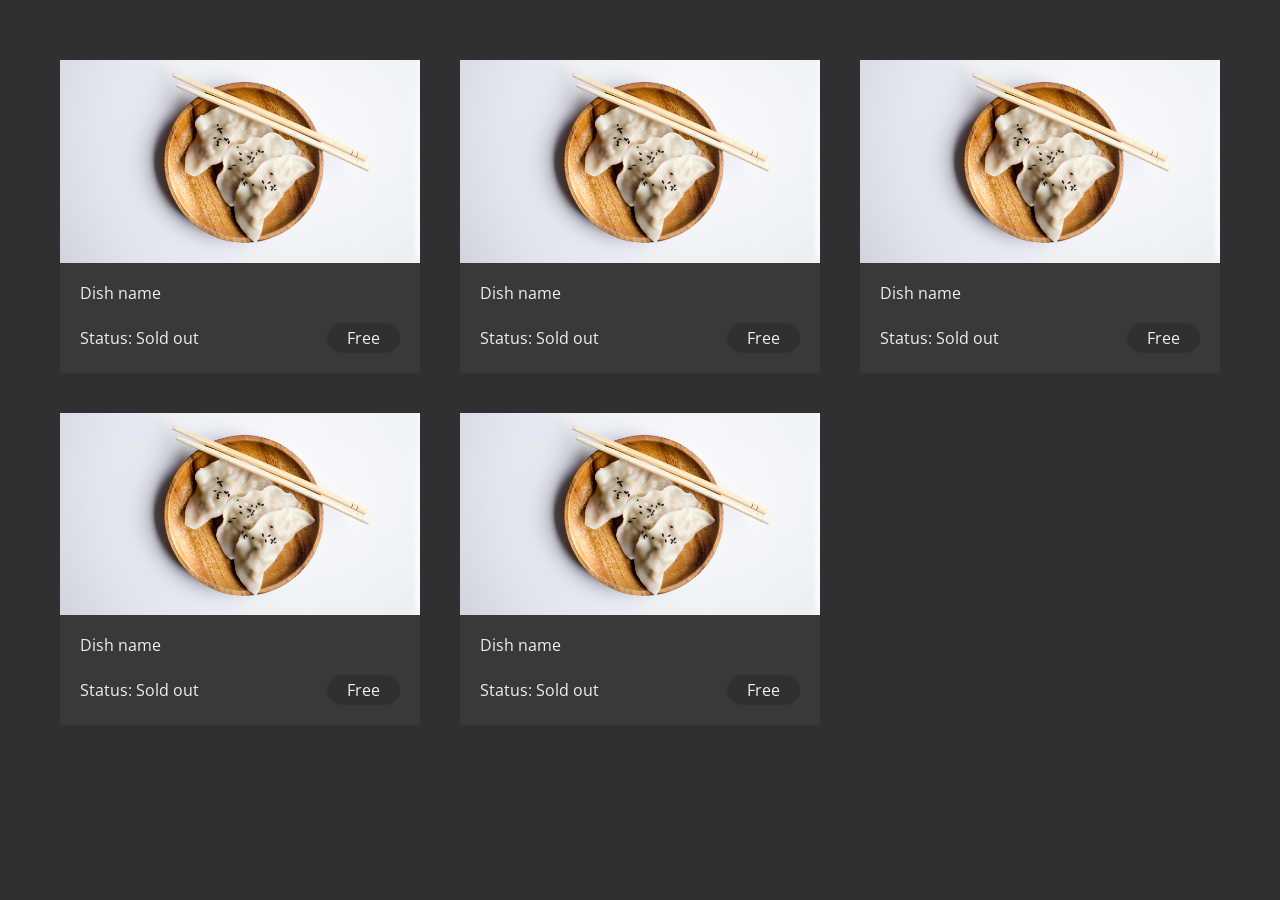
<file: index.html>
<!DOCTYPE html>
<html lang="en">
  <head>
    <meta charset="UTF-8" />
    <meta name="viewport" content="width=device-width, initial-scale=1.0" />
    <meta http-equiv="X-UA-Compatible" content="ie=edge" />
    <title>Card Layout with CSS Grid</title>
    <link rel="stylesheet" href="style.css" />
    <link
      href="https://fonts.googleapis.com/css?family=Open+Sans&display=swap"
      rel="stylesheet"
    />
  </head>
  <body>
    <main>
      <section class="cards">
        <div class="card">
          <div class="card__image-container">
            <img
              src="images/test.jpg"
              alt="Detailed image description would go here."
            />
          </div>
          <div class="card__content">
            <p class="card__title text--medium">
              Dish name
            </p>
            <div class="card__info">
              <p class="text--medium">Status: <span>Sold out</span>
              <p class="card__price text--medium">Free</p>
            </div>
          </div>
        </div>
        <div class="card">
          <div class="card__image-container">
            <img
              src="images/test.jpg"
              alt="Detailed image description would go here."
            />
          </div>
          <div class="card__content">
            <p class="card__title text--medium">
              Dish name
            </p>
            <div class="card__info">
              <p class="text--medium">Status: <span>Sold out</span></p>
              <p class="card__price text--medium">Free</p>
            </div>
          </div>
        </div>
        <div class="card">
          <div class="card__image-container">
            <img
              src="images/test.jpg"
              alt="Detailed image description would go here."
            />
          </div>
          <div class="card__content">
            <p class="card__title text--medium">
              Dish name
            </p>
            <div class="card__info">
              <p class="text--medium">Status: <span>Sold out</span></p>
              <p class="card__price text--medium">Free</p>
            </div>
          </div>
        </div>
        <div class="card">
          <div class="card__image-container">
            <img
              src="images/test.jpg"
              alt="Detailed image description would go here."
            />
          </div>
          <div class="card__content">
            <p class="card__title text--medium">
              Dish name
            </p>
            <div class="card__info">
              <p class="text--medium">Status: <span>Sold out</span>
              <p class="card__price text--medium">Free</p>
            </div>
          </div>
        </div>
        <div class="card">
          <div class="card__image-container">
            <img
              src="images/test.jpg"
              alt="Detailed image description would go here."
            />
          </div>
          <div class="card__content">
            <p class="card__title text--medium">
              Dish name
            </p>
            <div class="card__info">
              <p class="text--medium">Status: <span>Sold out</span>
              <p class="card__price text--medium">Free</p>
            </div>
          </div>
        </div>
      </section>
    </main>
  </body>
</html>
</file>
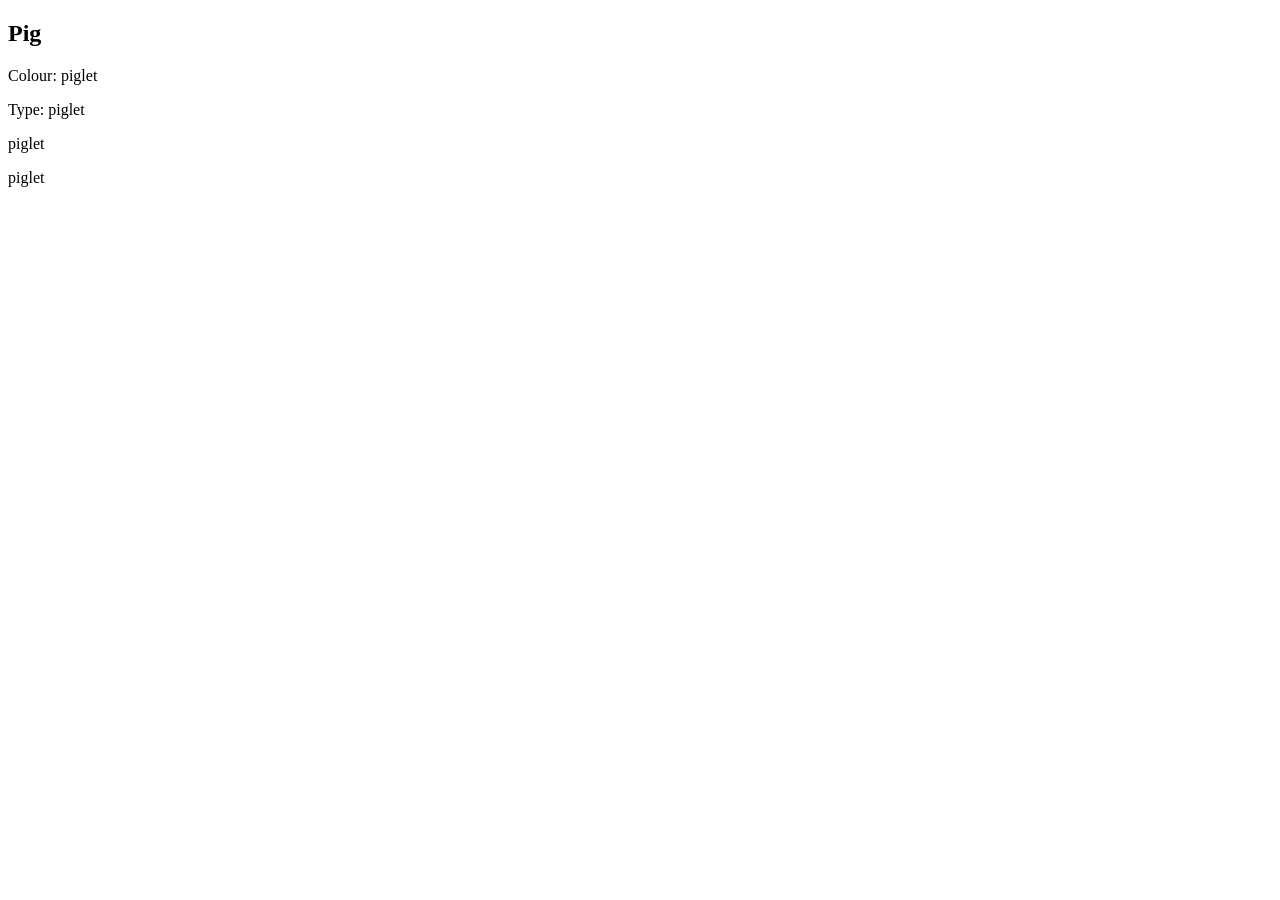
<file: about.html>
<!DOCTYPE html>
<html lang="en">

<head>
    <meta charset="UTF-8">
    <meta name="viewport" content="width=device-width, user-scalable=no, initial-scale=1.0, maximum-scale=1.0, minimum-scale=1.0">
    <title>Document</title>
</head>

<body>

    <teamplete>
        <article>
            <header>
                <h2>Pig</h2>
            </header>
            <p>Colour: <span>piglet</span></p>
            <p>Type: piglet</p>
            <p>piglet</p>
            <p>piglet</p>
        </article>
    </teamplete>
    <script src="main.js"></script>

</body>

</html>
</file>
<file: style.css>
* {
  box-sizing: border-box;
  padding: 0;
  margin: 0;
}

body {
  background-color: #303032;
}

main {
  display: grid;
  grid-template-columns: 1fr repeat(12, minmax(auto, 60px)) 1fr;
  grid-gap: 40px;
  padding: 60px 0;
}

.text--medium {
  font-family: "Open Sans", sans-serif;
  font-size: 16px;
  line-height: 20px;
  font-weight: 400;
  color: #ecf0f1;
}

.cards {
  grid-column: 2 / span 12;
  display: grid;
  grid-template-columns: repeat(12, minmax(auto, 60px));
  grid-gap: 40px;
}

.card {
  grid-column-end: span 4;
  display: flex;
  flex-direction: column;
  background-color: #39393b;
  cursor: pointer;
  transition: all 0.3s ease 0s;
}

.card:hover {
  transform: translateY(-7px);
}

.card__image-container {
  width: 100%;
  padding-top: 56.25%;
  overflow: hidden;
  position: relative;
}

.card__image-container img {
  width: 100%;
  position: absolute;
  top: 50%;
  left: 50%;
  transform: translate(-50%, -50%);
}

.card__content {
  padding: 20px;
}

.card__title {
  margin-bottom: 20px;
}

.card__info {
  display: flex;
  align-self: end;
  align-items: center;
}

.card__price {
  margin-left: auto;
  padding: 5px 20px;
  background-color: #303032;
  border-radius: 20px;
}

@media only screen and (max-width: 1000px) {
  .card {
    grid-column-end: span 6;
  }
}

@media only screen and (max-width: 700px) {
  main {
    grid-gap: 20px;
  }
  .card {
    grid-column-end: span 12;
  }
}

@media only screen and (max-width: 500px) {
  main {
    grid-template-columns: 10px repeat(6, 1fr) 10px;
    grid-gap: 10px;
  }
  .cards {
    grid-column: 2 / span 6;
    grid-template-columns: repeat(6, 1fr);
    grid-gap: 20px;
  }
  .card {
    grid-column-end: span 6;
  }
}
</file>
